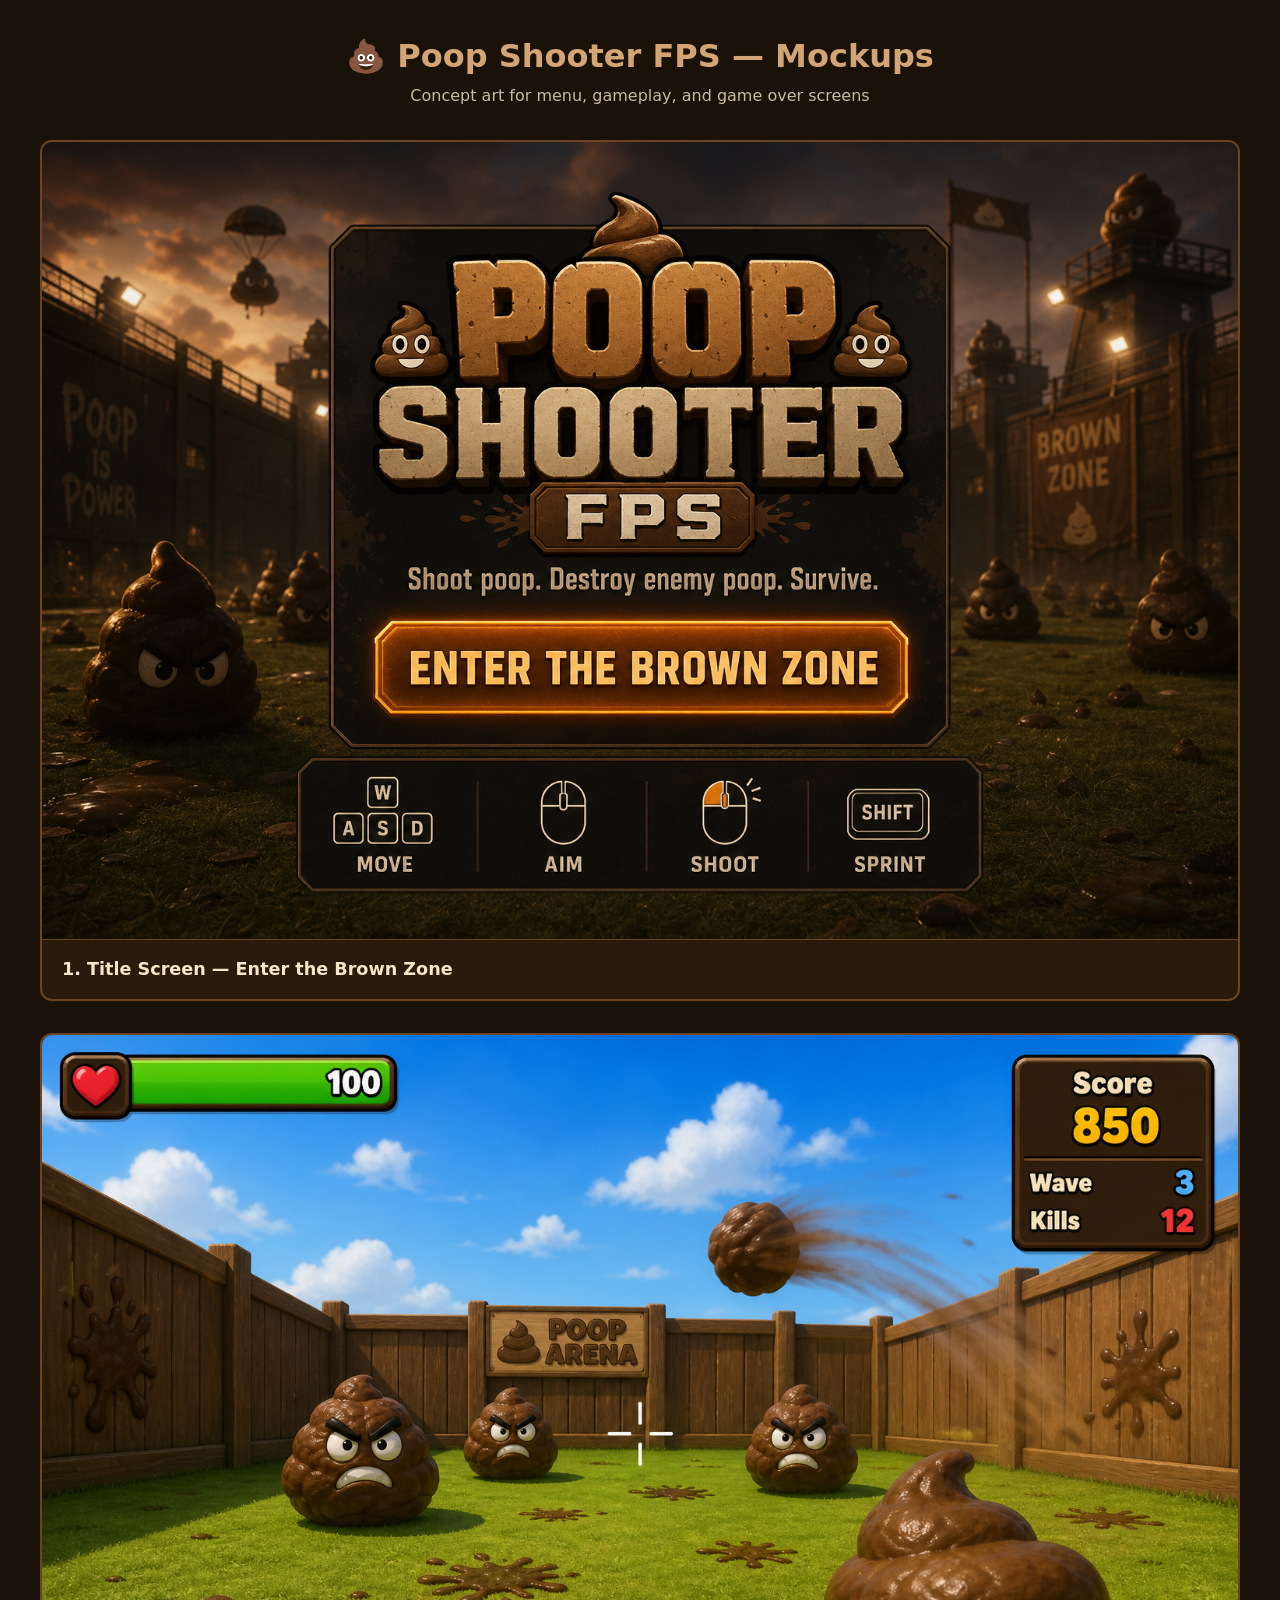
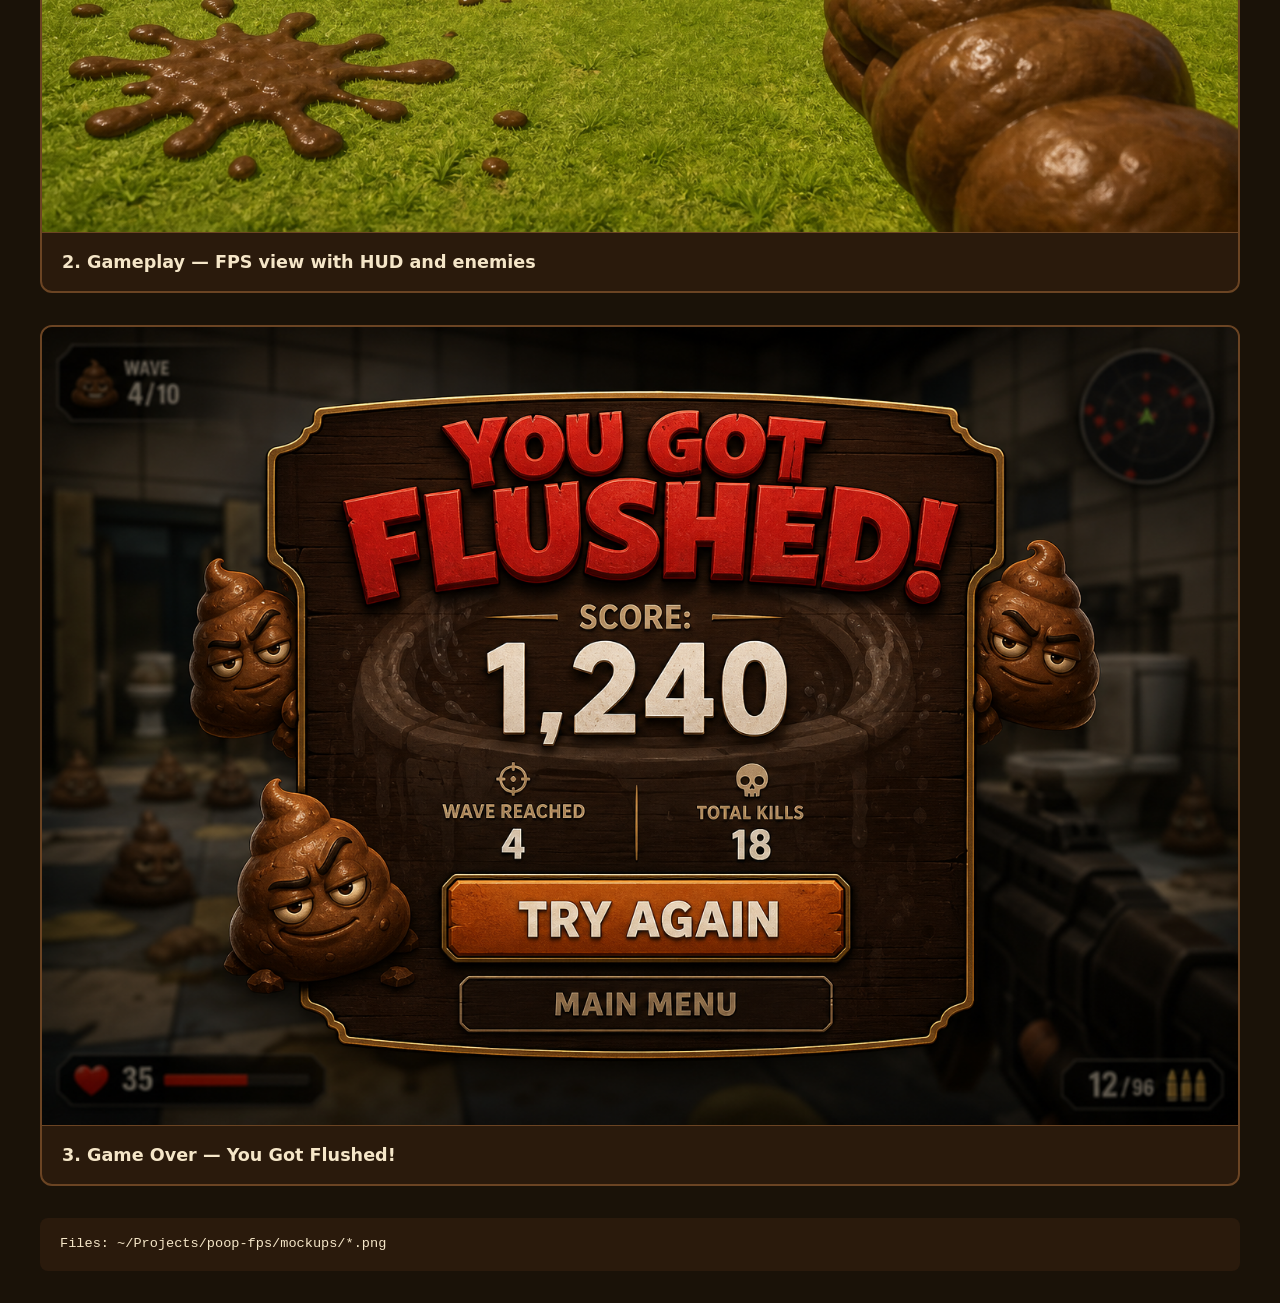
<file: mockups/index.html>
<!DOCTYPE html>
<html lang="en">
<head>
  <meta charset="UTF-8" />
  <meta name="viewport" content="width=device-width, initial-scale=1.0" />
  <title>Poop Shooter FPS — Mockups</title>
  <style>
    * { box-sizing: border-box; margin: 0; padding: 0; }
    body {
      font-family: system-ui, sans-serif;
      background: #1a1208;
      color: #f5e6c8;
      padding: 2rem;
      line-height: 1.5;
    }
    h1 { text-align: center; margin-bottom: 0.25rem; color: #d4a574; }
    .subtitle { text-align: center; margin-bottom: 2rem; opacity: 0.8; }
    .grid {
      display: grid;
      gap: 2rem;
      max-width: 1200px;
      margin: 0 auto;
    }
    figure {
      background: #2a1a0c;
      border: 2px solid #6b4423;
      border-radius: 12px;
      overflow: hidden;
    }
    figcaption {
      padding: 1rem 1.25rem;
      font-weight: 600;
      font-size: 1.1rem;
      border-top: 1px solid #6b4423;
    }
    img {
      display: block;
      width: 100%;
      height: auto;
    }
    .paths {
      max-width: 1200px;
      margin: 2rem auto 0;
      padding: 1rem 1.25rem;
      background: #2a1a0c;
      border-radius: 8px;
      font-family: monospace;
      font-size: 0.85rem;
      word-break: break-all;
    }
  </style>
</head>
<body>
  <h1>💩 Poop Shooter FPS — Mockups</h1>
  <p class="subtitle">Concept art for menu, gameplay, and game over screens</p>

  <div class="grid">
    <figure>
      <img src="poop-fps-mockup-menu.png" alt="Title screen mockup" />
      <figcaption>1. Title Screen — Enter the Brown Zone</figcaption>
    </figure>
    <figure>
      <img src="poop-fps-mockup-gameplay.png" alt="Gameplay HUD mockup" />
      <figcaption>2. Gameplay — FPS view with HUD and enemies</figcaption>
    </figure>
    <figure>
      <img src="poop-fps-mockup-gameover.png" alt="Game over screen mockup" />
      <figcaption>3. Game Over — You Got Flushed!</figcaption>
    </figure>
  </div>

  <div class="paths">
    Files: ~/Projects/poop-fps/mockups/*.png
  </div>
</body>
</html>
</file>
